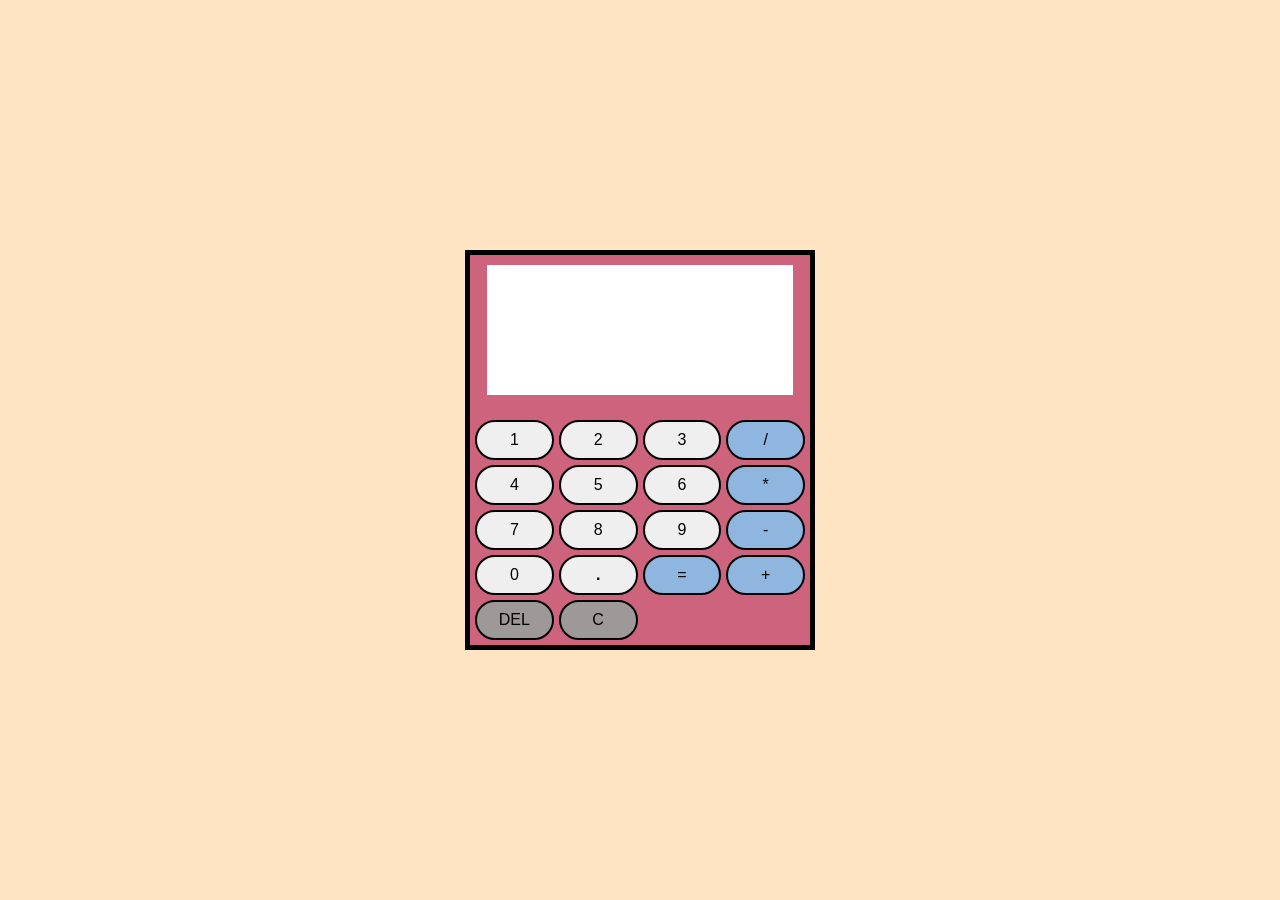
<file: Calculator/index.html>
<!DOCTYPE html>
<html lang="en">
<head>
    <meta charset="UTF-8">
    <meta name="viewport" content="width=device-width, initial-scale=1.0">
    <meta name="description" content="This is a simple calculator">

    <title> Calculator </title>
    <link rel="stylesheet" href="style.css">
</head>
<body>
    <div class="container">
        <div class="display" id="display"></div>

        <div class="button-container">
            <button class="button"> 1 </button>
            <button class="button"> 2 </button>
            <button class="button"> 3 </button>
            <button class="button button-special"> / </button>
            <button class="button"> 4 </button>
            <button class="button"> 5 </button>
            <button class="button"> 6 </button>
            <button class="button button-special"> * </button>
            <button class="button"> 7 </button>
            <button class="button"> 8 </button>
            <button class="button"> 9 </button>
            <button class="button button-special"> - </button>
            <button class="button" > 0 </button>
            <button class="button" style="font-weight: bold;"> . </button>
            <button class="button button-special"> = </button>
            <button class="button button-special"> + </button>
            <button class="button button-delete"> DEL </button>
            <button class="button button-delete"> C </button>
        </div>
    </div>

    <script src="script.js"></script>
</body>
</html>
</file>
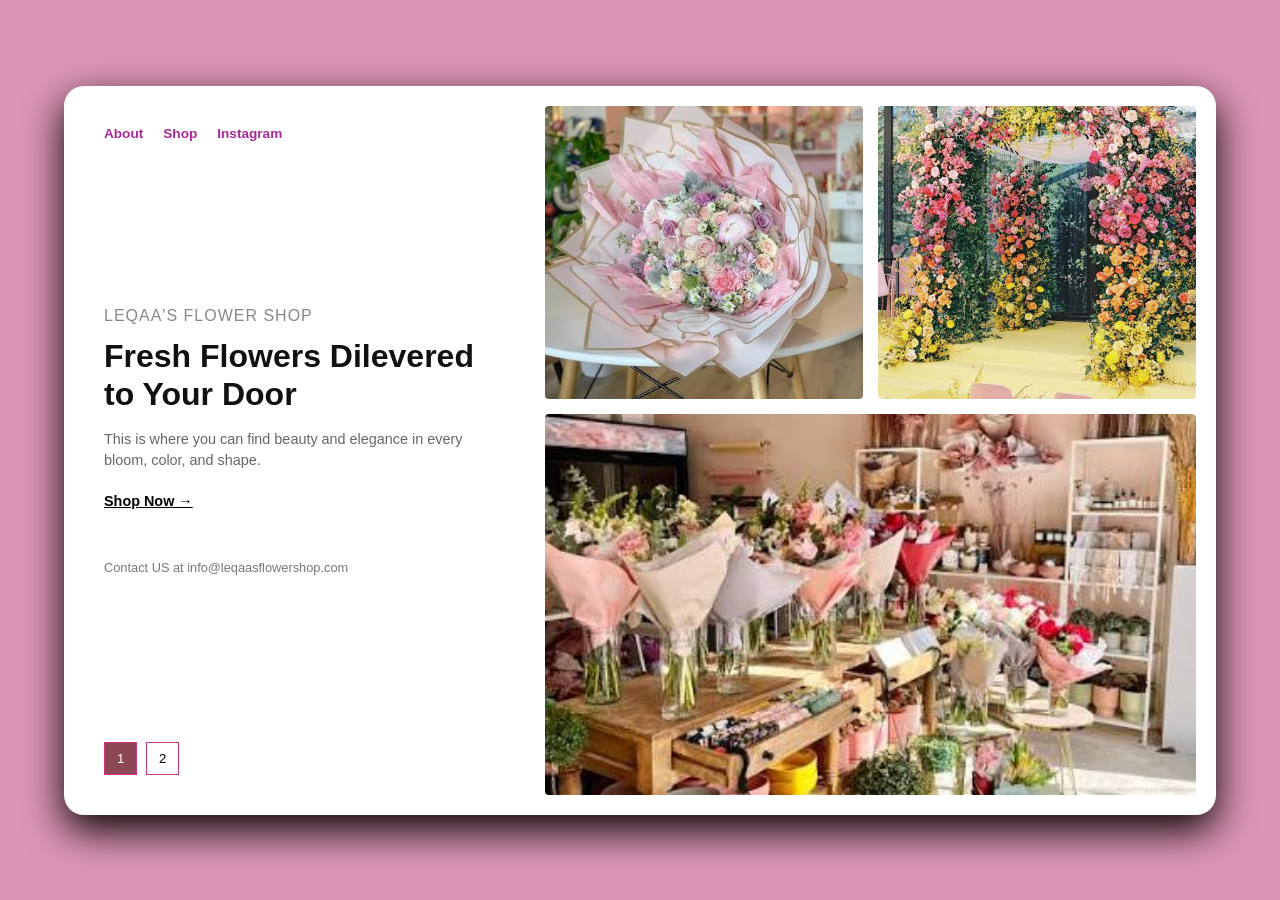
<file: MinimalWebsite/index.html>
<!DOCTYPE html>
<html lang="en">

<head>
    <meta charset="UTF-8">
    <!--The Name Pair: The name attribute states the topic (e.g., viewport, description, keywords)
    .The Content Value: The content attribute states the value or specific rule for that topic-->
    <meta name="viewport" content="width=device-width, initial-scale=1.0"> 
    <!-- makes the website responsive on mobile phones and tablets.
    width=device-width: Matches the page width to the screen size of the device in CSS pixels.
    initial-scale=1.0: Sets the starting zoom level to 100% when the page first loads.-->
    <meta name="description" content="A beautiful flower field">
    <title>Leqaa's Flower Shop</title>
    <style>
        /* The asterisk: universal selector that targets all elements on the page. */
        * { 
            margin: 0; /*Margin creates space outside of an element. This sets all external spacing to zero*/
            padding: 0; /*Padding creates space inside of an element. This sets all internal spacing to zero*/
            box-sizing: border-box; /*This changes the box model so that the width and height of an element includes its padding and border, making it easier to size elements consistently.*/
            font-family: Arial, Helvetica, sans-serif; /* Sets the default font for the entire page to Arial, with Helvetica and sans-serif as fallbacks. */
        }

        body {
            background-color: rgb(221, 149, 181); /* Sets the background color of the entire page to a light pink shade. */
            display: flex; /* Enables Flexbox layout for the body, allowing for flexible alignment of child elements. */
            /*If you remove this or change it to display: block; (the default), the alignment tools below it (justify-content and align-items) will stop working entirely, and your content will snap back to the top-left corner*/
            justify-content: center; /* Centers the container horizontally within the body. 
            If you change this to justify-content: flex-start;, your content moves to the left edge. If you change it to justify-content: flex-end;, it moves to the right edge.*/
            align-items: center; /* Centers the container vertically within the body.*/
            min-height: 100vh; /* Ensures the body takes up at least the full height of the viewport, allowing vertical centering to work correctly.
            vh: viewport */
        }

        .container {
            width: 90vw;
            /* vw stands for "viewport width." Makes it take up 90% of the screen width */
            max-width: 1200px;
            /* Stops it from becoming overwhelmingly wide on huge monitors */
            height: 81vh;
            /* Takes up 80% of the screen height */
            min-height: 550px;
            /* Ensures it doesn't get squished vertically on small screens */
            background-color: #ffffff; /* Sets the background color of the container to white. */
            display: flex; /*flexbox places its children side-by-side in a row. This is the standard setup for a "split-screen" layout (like an image on the left, and a login form on the right). 
            If you remove this, any elements inside this container will stack vertically (top to bottom) instead of sitting side-by-side.*/
            box-shadow: 0px 15px 40px rgba(0, 0, 0, 100); /* Adds a subtle shadow below the container for a lifted effect. 0 means the shadow will not move left or right.The shadow is 15px down, 40px blur, and has a 10% (0.1)light opacity. */
            border-radius: 20px; /* Rounds the corners of the container by 12 pixels. */
            overflow: hidden; /* Ensures that any child elements that exceed the container's boundaries are clipped and not visible. */
        }

        .left {
            width: 40%; /* Takes up 40% of the container's width */
            padding: 40px; /* Adds 40px of padding on all sides inside the left section */
            display: flex; /* Enables Flexbox layout for the left section */
            flex-direction: column;  /* By default, Flexbox aligns items horizontally in a row (side-by-side). This line flips the axis vertically. 
            Now, everything inside the left column will stack on top of each other like a standard list or paragraph stack*/
            justify-content: space-between;/*. It pushes the first item to the very top, the last item to the very bottom, and distributes any remaining empty space evenly between the items in the middle.*/
        }

        .navbar { /*The container*/
            /*In HTML, tags like <a>, <span>, <strong>, and <em> are born as "inline" elements. 
                They only take up exactly as much width as the letters inside them require. 
                They refuse to start on a new line or push other elements away vertically*/
            display: flex; /* Arranges all the navigation links horizontally side-by-side in a single row.*/
            gap: 20px; /* Adds 20px of space between each navigation link. */
        }

        .navbar a { /*The individual links inside the navbar*/
            text-decoration: none; /*Removes the default, old-fashioned underline that browsers automatically slap onto all HTML hyperlinks (<a> tags).*/
            color: #a72998;
            font-size: 0.85rem; /* Sets the font size of the navigation links to 0.85 times the root element's font size (usually 16px). */
            font-weight: 600; /* Makes the navigation links slightly bolder than normal text. */
        }

        .navbar a:hover { /*The interaction*/
            color: #000; /* Changes the link color to black when the user hovers their mouse over it. */
        }

        .hero-text .tagline {
            display: block; /* Makes the tagline a block-level element, ensuring it takes up the full width and starts on a new line. */
            font-size: 1rem; /* Sets the font size of the tagline to 1 times the root element's font size (usually 16px). */
            text-transform: uppercase; /* Converts all letters in the tagline to uppercase. */
            letter-spacing: 1px; /* Adds 1px of space between each letter in the tagline for better readability and style. */
            color: #888; /* Sets the color of the tagline text to a medium gray. */
            margin-bottom: 12px; /* Adds 12px of space below the tagline to separate it from the heading. */
        }

        .hero-text h1 {
            font-size: 2rem; /* Sets the font size of the main heading to 2 times the root element's font size (usually 32px). */
            line-height: 1.2; /*: Sets the vertical spacing between lines of text within the heading if it wraps to a second line. A value of 1.2 keeps large headings tightly and neatly bound together.*/
            color: #111;
            margin-bottom: 15px; /* Adds 15px of space below the heading to separate it from the paragraph text. */
        }

        .hero-text p {
            font-size: 0.9rem;
            color: #666;
            line-height: 1.5;
            margin-bottom: 20px;
        }

        .hero-text .shop-btn {
            display: inline-block;/* Makes the button behave like a block-level element but only takes up as much width as its content. */
            color: #000; 
            font-weight: bold;
            text-decoration: underline;
            font-size: 0.9rem;
        }

        .hero-text .shop-btn:hover {
            text-decoration: none; /* Removes the underline when hovered */
            color: #666;           /* Fades the text slightly to a dark gray */
        }

        .contact-info {
            margin-top: auto; /* This is a brilliant Flexbox trick. Because the parent element (.left) uses display: flex and flex-direction: column,
             setting margin-top: auto tells the browser to calculate all remaining empty space inside that column and dump it directly above this element. 
            This forces the contact info to stay pinned to the absolute bottom of the container, no matter how short or long the text above it is*/
            font-size: 0.8rem;
            color: #777;
            padding-top: 50px; /* Adds a little space above it */
        }

        .pagination button {
            border: 1px solid #d33577; /*Outlines each button with a thin, light-gray line. This defines the shape of the button against the background.*/
            background: transparent;
            padding: 8px 12px; /* Adds an internal space of 8 pixels at the top/bottom and 12 pixels on the left/right. 
            This enlarges the clickable area of the button so it is easy to tap.*/
            cursor: pointer; /*Changes the user's mouse cursor from a standard arrow into a pointing hand icon when they hover over the button.*/
            margin-right: 4px; /* Adds a small space between each button so they don't touch each other. */
        }

        .pagination button.active {
            background-color: #8d4656; /* Changes the background color of the active button to a dark pink shade. */
            color: #fff; /* Changes the text color of the active button to white for better contrast against the dark background. */
            border-color: #d33577; /* Keeps the border color of the active button the same as the other buttons for consistency. */
        }

        .right {
            width: 60%;
            padding: 20px; /* Adds 20px of padding on all sides inside the right section */
            height: 100%; /*Forces the grid container to match the exact height of the parent card.*/
            /* Keeps the grid inside the container height */
            display: grid; /*Activates the CSS Grid layout engine on this element, enabling the creation of strict rows and columns.*/
            grid-template-columns: 1fr 1fr; /*Creates two columns of equal width. 1fr means "1 fraction of the available space." [1, 2]
            If you change this to 1fr 2fr;, the right column will be twice as wide as the left column.*/
            grid-template-rows: 1fr 1.3fr;
            gap: 15px;
        }

        .right img {
            width: 100%; /*Forces every image to stretch and completely fill its designated grid cell.*/
            height: 100%;
            object-fit: cover;/*This is a crucial image safeguard. It tells the browser to crop the image to fit its grid cell perfectly without squishing or stretching the picture horizontally or vertically. It acts like a background image set to cover.*/
            border-radius: 4px;
            min-height: 0; 
            /*This is a CSS Grid bug fix. By default, grid items refuse to shrink smaller than their content. 
            Images have an inherent "natural" size that can override grid rows. Setting min-height: 0 forces the images to listen to the grid-template-rows rules instead of breaking out.
            Changing the value: If you remove this, large images might expand the bottom row and ruin your height: 100%; card layout.*/
        }

        .img3 {
            grid-column: span 2; /* Makes the third image stretch across both columns, creating a larger visual impact. */
        }
    </style>
</head>

<body>

    <div class="container">

        <div class="left">

            <nav class="navbar">
                <a href="#">About</a>
                <a href="#">Shop</a>
                <a href="#">Instagram</a>
            </nav>

            <div class="hero-text">
                <span class="tagline"> Leqaa's Flower Shop </span>
                <h1> Fresh Flowers Dilevered to Your Door</h1>
                <p> This is where you can find beauty and elegance in every bloom, color, and shape.</p>
                <a href="#" class="shop-btn"> Shop Now &rarr;</a>
                <footer class="contact-info">Contact US at info@leqaasflowershop.com</footer>
            </div>

            <div class="pagination">
                <button class="active">1</button>
                <button>2</button>
            </div>
        </div>

        <div class="right">
            <img src="Images1/FlowerBouqet.jpg" alt="One of our flower bouqets" class="img1">
            <img src="Images1/FlowerDecoration.jpg" alt="We offer flower decorations" class="img2">
            <img src="Images1/FlowerShop.jpg" alt="This is our Flower Shop" class="img3">
        </div>
    </div>

</body>

</html>
</file>
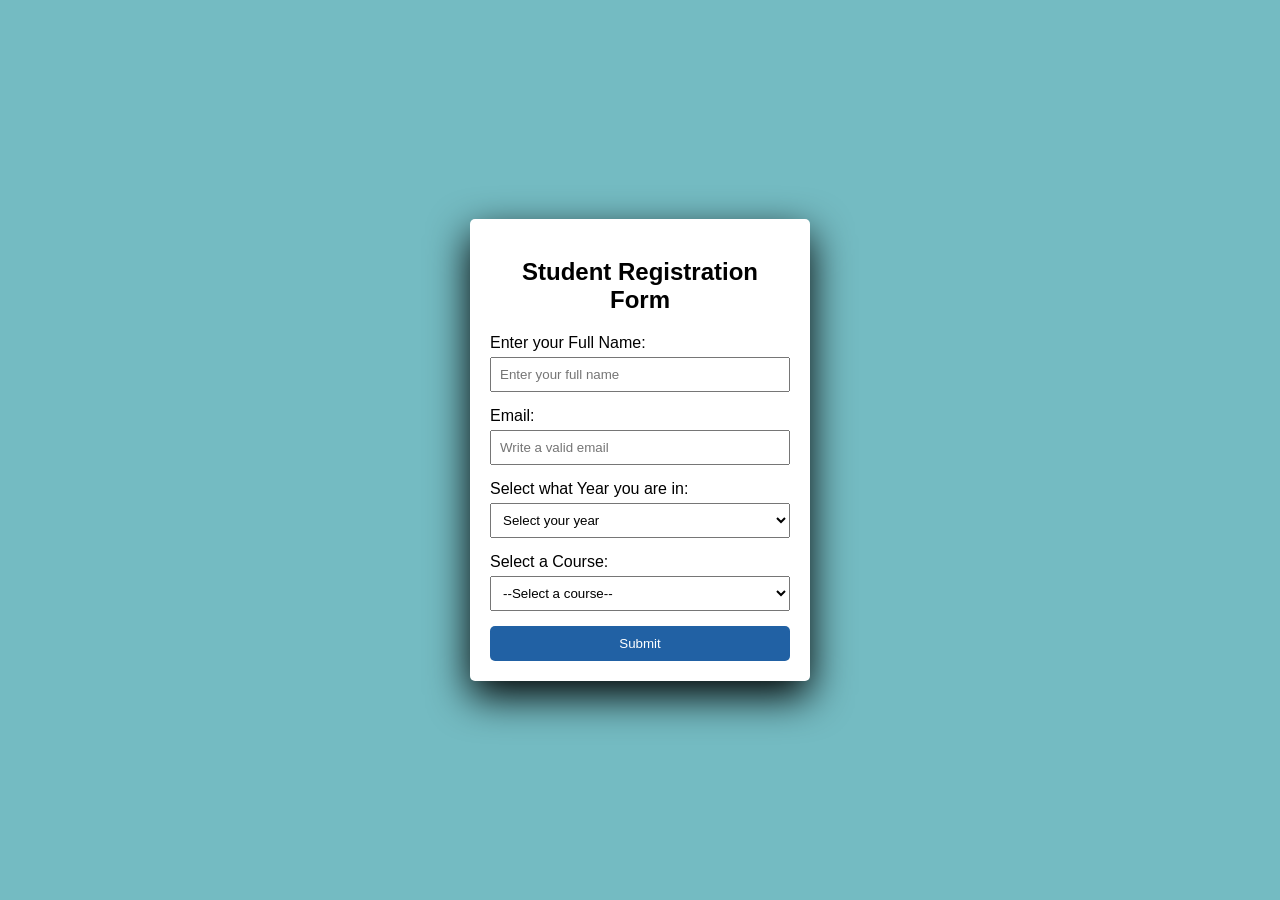
<file: StudentForm/index.html>
<!DOCTYPE html>
<html lang="en">

<head>
    <meta charset="UTF-8">
    <meta name="viewport" content="width=device-width, initial-scale=1.0">
    <title>Student Registration Form</title>
</head>

<style>

    body {
        font-family: Arial, sans-serif;
        background-color: #74bbc2;
        margin: 0;
        padding: 0;
        display: flex;
        justify-content: center;
        align-items: center;
        height: 100vh;
    }

    .container {
        background-color: #fff;
        padding: 20px;
        border-radius: 5px;
        box-shadow: 0 15px 40px rgba(0, 0, 0, 100);
        width: 300px;
    }

    h2 {
        text-align: center;
        margin-bottom: 20px;
    }

    .group {
        margin-bottom: 15px;
    }

    .group select {
        width: 100%;
        padding: 8px;
        box-sizing: border-box;
    }

    label {
        display: block;
        margin-bottom: 5px;
    }

    input {
        width: 100%;
        padding: 8px;
        box-sizing: border-box;
    }

    button {
        width: 100%;
        padding: 10px;
        background-color: #2161a4;
        color: white;
        border: none;
        border-radius: 5px;
        cursor: pointer;
    }

    button:hover {
        background-color: #7196bf;
    }
</style>

<body>
    <div class="container">
        <h2>Student Registration Form</h2>
        <form id="registrationForm">

            <div class="group">
                <label for="fullName">Enter your Full Name:</label>
                <input type="text" id="fullName" placeholder="Enter your full name" name="fullName" required>
            </div>

            <div class="group">
                <label for="email">Email:</label>
                <input type="email" id="email" name="email" placeholder="Write a valid email" required>
            </div>

            <div class="group">
                <label for="Year">Select what Year you are in:</label>
                <select id="Year" name="Year" required>
                    <option value="">Select your year</option>
                    <option value="firstYear">Freshmen</option>
                    <option value="secondYear">Sophomore</option>
                    <option value="thirdYear">Junior</option>
                    <option value="fourthYear">Senior</option>
                </select>

            </div>

            <div class="group">
                <label for="course">Select a Course:</label>
                <select id="course" name="course" required>
                    <option value="">--Select a course--</option>
                    <option value="computerScience">Computer Science</option>
                    <option value="mathematics">Mathematics</option>
                    <option value="physics">Physics</option>
                    <option value="chemistry">Chemistry</option>
                </select>
            </div>

            <button type="button" onclick="submitForm()">Submit</button>
        </form>
    </div>
</body>

<script>
    function submitForm() {
        const fullName = document.getElementById('fullName').value;
        const email = document.getElementById('email').value;
        const year = document.getElementById('Year').value;
        const course = document.getElementById('course').value;
        if (fullName && email && year && course) {
            alert(`Form submitted successfully!\nFull Name: ${fullName}\nEmail: ${email}\nYear: ${year}\nCourse: ${course}`);
            document.getElementById('registrationForm').reset();
        } else {
            alert('Please fill in all required fields.');
        }
    }
</script>

</html>
</file>
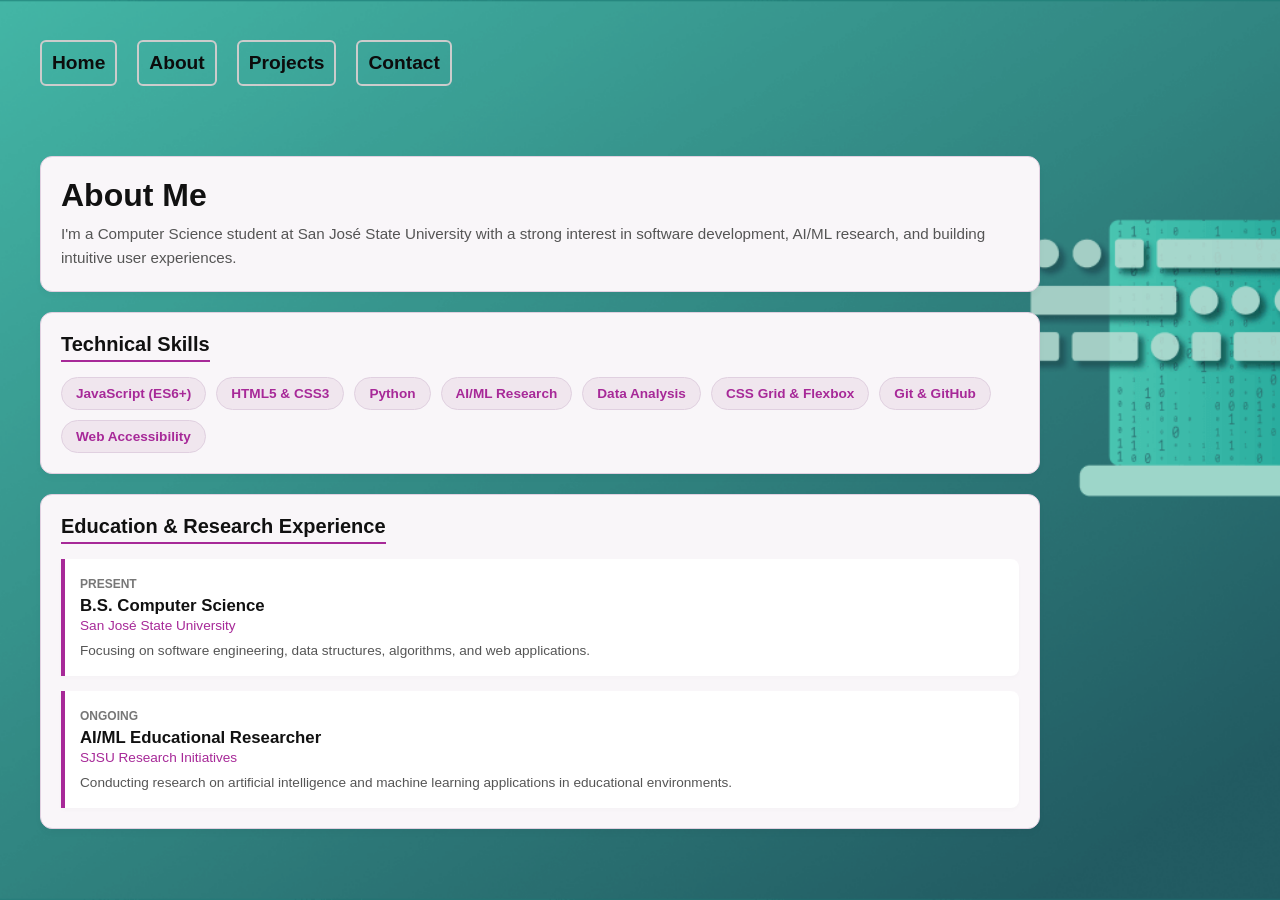
<file: MultiPage/About.html>
<!DOCTYPE html>
<html lang="en">

<head>
    <meta charset="UTF-8">
    <meta name="viewport" content="width=device-width, initial-scale=1.0">
    <meta name="description" content="About Leqaa - Computer Science Student & Developer">
    <link rel="stylesheet" href="style.css">
    <title>About Me | Developer Portfolio</title>
</head>

<body>

    <div class="container single-column-container">

        <nav class="navbar" id="nav"></nav>

        <div class="card-box about-header">
            <h1>About Me</h1>
            <p>I'm a Computer Science student at San José State University with a strong interest in software development, AI/ML research, and building intuitive user experiences.</p>
        </div>

        <div class="card-box about-section">
            <h2>Technical Skills</h2>
            <div id="skills-list" class="skills-grid"></div>
        </div>

        <div class="card-box about-section">
            <h2>Education & Research Experience</h2>
            <div id="timeline-list"></div>
        </div>

        
    </div>

    <script src="script.js"></script>
</body>

</html>
</file>
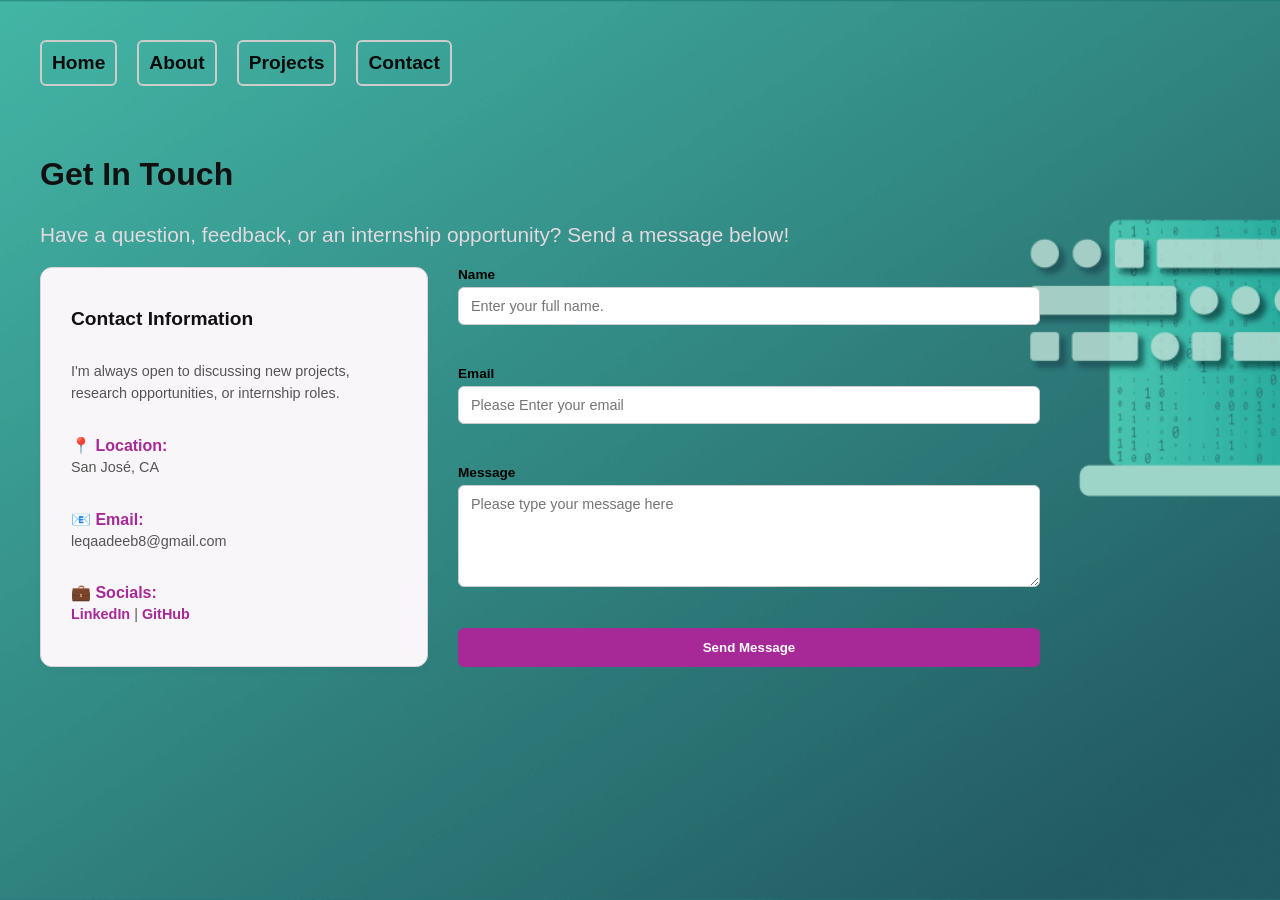
<file: MultiPage/contact.html>
<!DOCTYPE html>
<html lang = "en">

<head>
    <meta charset = "UTF-8">
    <meta name = "viewport" content = "width=device-width, initial-scale=1.0">
    <meta name = "description" content = "Contact Leqaa - Developer Portfolio">
    <title>Contact Me</title>
    <link rel="stylesheet" href="style.css"> 
</head>
<body>
    <div class="container single-column-container">

        <nav class="navbar" id="nav"></nav>

        <div class="contact-header">
            <h1>Get In Touch</h1>
            <p>Have a question, feedback, or an internship opportunity? Send a message below!</p>
        </div>

        <div class="contact-wrapper">
        
        <div class="contact-info card-box">
            <h3>Contact Information</h3>
            <p>I'm always open to discussing new projects, research opportunities, or internship roles.</p>
            
            <div class="info-item">
                <strong>📍 Location:</strong>
                <p>San José, CA</p>
            </div>
            
            <div class="info-item">
                <strong>📧 Email:</strong>
                <p>leqaadeeb8@gmail.com</p>
            </div>

            <div class="info-item">
                <strong>💼 Socials:</strong>
                <p><a href="https://www.linkedin.com/in/leqaa-deeb/" target="_blank">LinkedIn</a> | <a href="https://github.com/leqaadeeb" target="">GitHub</a></p>
            </div>
        </div>

        <form id="contact-form">
            <div class="form-group">
                <label for ="name">Name</label>
                <input id="name" placeholder="Enter your full name." type="text">
            </div>

            <div class="form-group">
                <label for = "email">Email</label>
                <input id="email" placeholder="Please Enter your email"  type="email">
            </div>

            <div class="form-group">
                <label for = "message">Message</label>
                <textarea name="message" id="message" cols="20" rows="5" placeholder="Please type your message here"></textarea>
            </div>

            <button type="submit" id="submit-btn"> Send Message </button>
        </form>

        <div id="form-feedback"></div>
        <script src="script.js"></script>
    </div>
        
    </div>
</body>
</html>
</file>
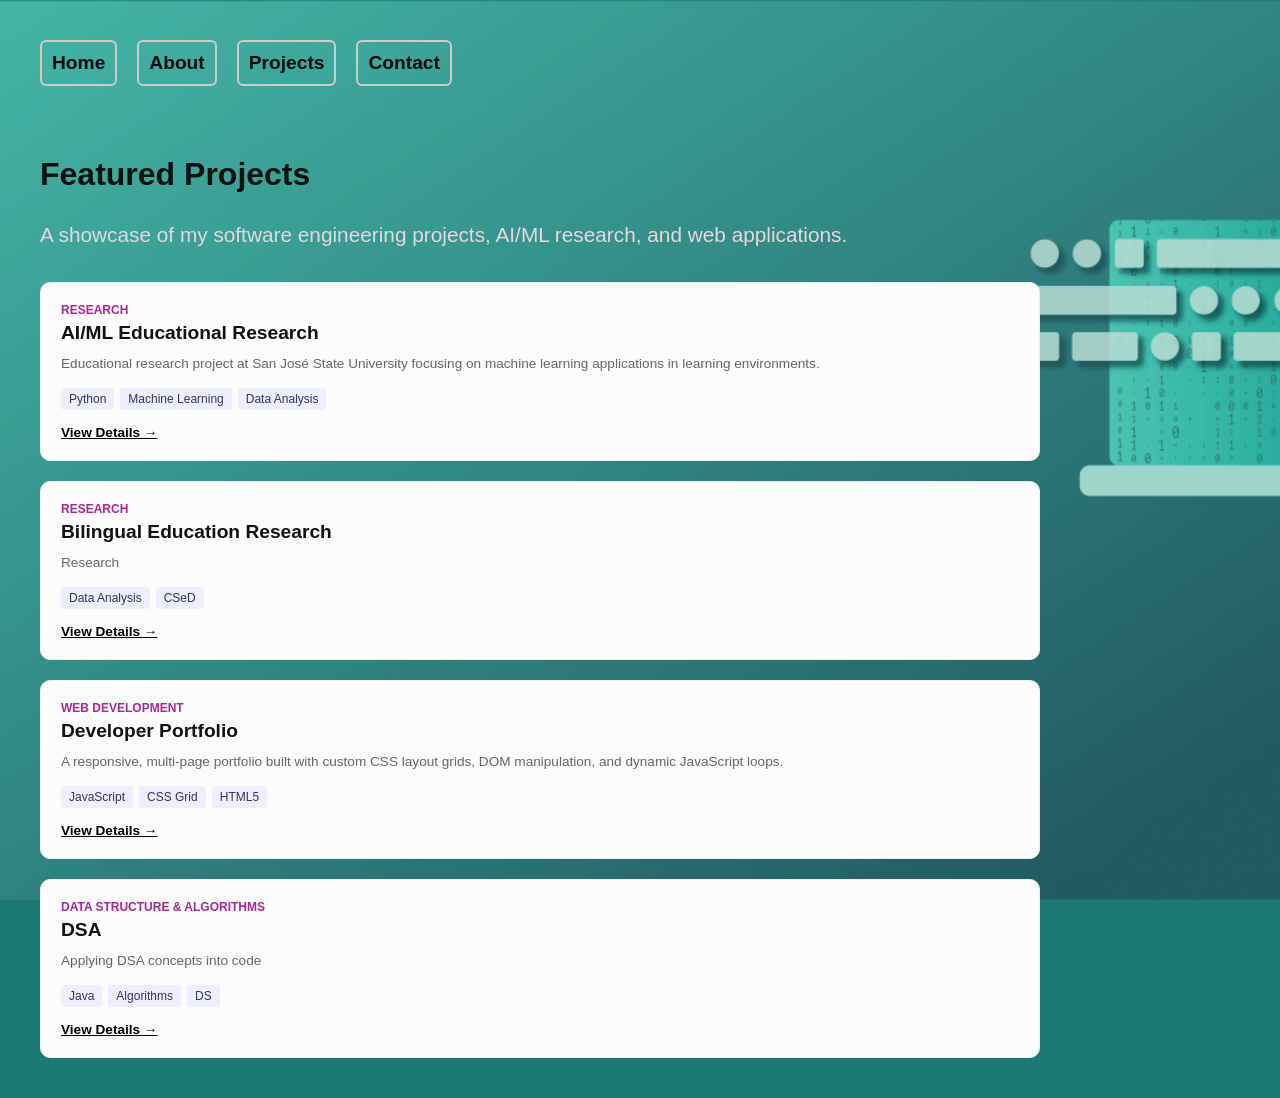
<file: MultiPage/projects.html>
<!DOCTYPE html>
<html lang="en">
<head>
    <meta charset="UTF-8">
    <meta name="viewport" content="width=device-width, initial-scale=1.0">
    <meta name="description" content="Projects by Leqaa - Developer Portfolio">
    
    
    <title>Projects</title>

    <link rel="stylesheet" href="style.css">
</head>
<body>
    <div class = "container single-column-container">
        
        <nav class = "navbar" id="nav"></nav>
        <div class="contact-header">

            <h1> Featured Projects</h1>
            <p>A showcase of my software engineering projects, AI/ML research, and web applications.</p>
        </div>

        <div id="all-projects-grid"></div>

        
    </div>

    <script src="script.js"></script>
</body>
</html>
</file>
<file: Calculator/style.css>
*{
    margin: 0;
    padding: 0;
    box-sizing: border-box;
}

body {
    display: flex;
    justify-content: center;
    align-items: center;
    height: 100vh;
    background-color: bisque;
}

.container {
    width: 40%;
    max-width: 350px;
    min-width: 250px;
    background-color: rgb(206, 99, 126);
    border: 5px solid black;
}

.display {
    display: flex;
    justify-content: flex-end;
    align-items: end;
    width: 90%; 
    height: 130px;
    background-color: white;
    margin: 10px auto;
    margin-bottom: 20px;
    padding: 5px;
}

.button-container {
    display: grid;
    grid-template-columns: 1fr 1fr 1fr 1fr;
    gap: 5px;
    padding: 5px;
}

.button {
    height: 40px;
    border: 2px solid black;
    border-radius: 20px;
    font-size: 16px;
}

.button-special {
    background-color: rgb(143, 182, 222);
    height: 40px;
    border: 2px solid black;
    border-radius: 20px;
    font-size: 16px;
}

.button-delete {
    background-color: rgb(157, 153, 153);
    height: 40px;
    border: 2px solid black;
    border-radius: 20px;
    font-size: 16px;
}
.button:hover {
    background-color: rgb(198, 86, 163);
}
</file>
<file: MultiPage/style.css>
/* Universal Reset */
* {
    margin: 0;
    padding: 0;
    box-sizing: border-box;
    font-family: Arial, Helvetica, sans-serif;
}

/* 1. Force html and body to stretch completely */
html, body {
    margin: 0;
    padding: 0;
    width: 100%;
    min-height: 100vh;
    /* Apply background to the ENTIRE page root */
    background-color: #1b7a73; /* Fallback teal color */
    background-image: url('../MultiPage/Images1/Programming-Languages-and-Software-Engineering-page-header_1920x720_1.31.2024.png');
    background-repeat: no-repeat;
    background-size: cover;
    background-position: center top;
    background-attachment: fixed;
}

/* 2. Make .container transparent so body background shows through */
.container {
    width: 100%;
    min-height: 100vh;
    height: auto;
    background: transparent; /* Remove background-image from here */
    border-radius: 0;
    box-shadow: none;
}

.homepage-container {
    display: grid;
    grid-template-columns: 1fr 1fr 1fr;
    column-gap: 10px;
    align-items: center;
    
    min-height: 500px;
}

/* Reusable Card Box Styling */
.card-box {
    background-color: #f9f6f9;
    border: 1px solid #e0d0e0;
    border-radius: 12px;
    padding: 20px;
    box-shadow: 0 4px 6px rgba(0, 0, 0, 0.03);
}

/* Homepage Left Column */
.left {
    display: flex;
    flex-direction: column;
    justify-content: space-between;
    height: 100%;
    gap: 20px;
    min-height: 400px;
    align-items: center;
}

.Headline.card-box,
.hero-text.card-box {
    width: 100%;
    width: fit-content;
}

.headline h1 {
    font-size: 2.8rem;
    font-weight: 800;
}

.tagline {
    font-size: 0.85rem;
    font-weight: bold;
    color: #000;
    letter-spacing: 1px;
}

/* Call to Action Buttons */
.buttom {
    display: flex;
    justify-content: center;
    padding: 50px;
    flex-direction: column;
    margin-top: auto;
}

.cta-buttons {
    display: flex;
    padding: 40px;
    gap: 12px;
    margin-top: 15px;
}

.btn-primary {
    background-color: #a72998;
    color: #fff;
    padding: 10px 18px;
    border-radius: 6px;
    text-decoration: none;
    font-weight: bold;
    font-size: 1rem;
}

.btn-secondary {
    background-color: #a72998;
    color: #fff;
    padding: 10px 18px;
    border-radius: 6px;
    text-decoration: none;
    font-weight: bold;
    font-size: 1rem;
}

/* Homepage Middle Column */
.middle {
    display: flex;
    flex-direction: column;
    align-items: flex-start;
    text-align: center;
    gap: 20px;
}

.imgOfMe img {
    width: 250px;
    height: 250px;
    max-width: 100%;
    object-fit: cover;
    border-radius: 1%;
    border: 3px solid #a72998;
}

/* Homepage Right Column */
.right {
    padding-top: 40px;
}

.right p {
    font-size: 0.95rem;
    line-height: 1.6;
    color: #000;
}

.bio-highlights {
    display: flex;
    flex-direction: column;
    gap: 8px;
    margin-top: 15px;
    padding-top: 12px;
    border-top: 1px dashed #e0d0e0;
}

.middle p {
    font-size: 1.2rem;
}

.highlight-item {
    display: flex;
    align-items: center;
    gap: 8px;
    font-size: 1.5rem;
    color: #000;
}

/* Navigation Bar */
.navbar {
    grid-column: 1 / -1;
    display: flex;
    gap: 20px;
    padding-bottom: 50px;
}

.navbar a {
    text-decoration: none;
    color: #0c0c0c;
    font-size: 1.2rem;
    font-weight: 600;
    border: 2px solid #ccc;
    border-radius: 6px;
    padding:10px;
}

.navbar a:hover {
    color: #fcfbfb;
}

/* Single-Column Page Layout Override */
.single-column-container {
    display: flex;
    flex-direction: column;
    padding: 40px;
    justify-content: flex-start;
    gap: 20px;
    overflow-y: auto;
}

/* Contact Page Styles */
.contact-header h1 {
    display: flex;
    justify-content: flex-start;
    font-size: 2rem;
    color: #111;
    margin-bottom: 30px;
}

.contact-header p {
    display: flex;
    justify-content: flex-start;
    color: #e3d9df;
    font-size: 1.3rem;
}

.contact-wrapper {
    display: grid;
    grid-template-columns: 1fr 1.5fr;
    gap: 30px;
    width: 100%;
    max-width: 1000px;
    margin-left: 0;
    margin-right: auto;
    align-items: start;
}

.contact-info {
    display: flex;
    flex-direction: column;
    gap: 15px;
}

.contact-info h3 {
    font-size: 1.2rem;
    color: #111;
}

.contact-info p {
    font-size: 0.9rem;
    color: #555;
    line-height: 1.5;
}

.info-item strong {
    font-size: 1rem;
    color: #a72998;
}

.info-item p {
    margin-top: 2px;
}

.info-item a {
    color: #a72998;
    font-weight: bold;
    text-decoration: none;
}

#contact-form {
    display: flex;
    justify-content: center;
    align-self: center;
    flex-direction: column;
    gap: 15px;
    max-width: 600px;
    width: 100%;
}

/* Make both the Info Box and Form card taller */
.contact-info,
#contact-form {
    min-height: 400px;          /* 👈 Sets a consistent minimum tall height */
    justify-content: space-between; /* Spreads out content vertically */
}

/* Increase internal vertical spacing for the info box */
.contact-info {
    padding: 40px 30px;         /* Adds more room at top and bottom */
}

.form-group {
    display: flex;
    flex-direction: column;
    gap: 5px;
}

.form-group label {
    font-size: 0.85rem;
    font-weight: bold;
    color: #000;
}

.form-group input,
.form-group textarea {
    padding: 10px 12px;
    border: 1px solid #ccc;
    border-radius: 6px;
    font-size: 0.9rem;
}

#submit-btn {
    padding: 12px;
    background-color: #a72998;
    color: #fff;
    border: none;
    border-radius: 6px;
    font-weight: bold;
    cursor: pointer;
}

#submit-btn:hover {
    background-color: #8d4656;
}

/* Projects Grid Layout */
#all-projects-grid {
    display: flex;
    flex-direction: column;
    gap: 20px;
    margin-top: 15px;
}

.project-card {
    border: 1px solid #eee;
    border-radius: 10px;
    padding: 20px;
    background-color: #fcfcfc;
    display: flex;
    flex-direction: column;
    justify-content: space-between;
    width: 1000px;       /* Forces ALL three boxes to be the exact same width */
    max-width: 100%;
}

.project-category {
    font-size: 0.75rem;
    text-transform: uppercase;
    color: #a72998;
    font-weight: bold;
    margin-bottom: 5px;
}

.project-card h3 {
    font-size: 1.2rem;
    color: #111;
    margin-bottom: 10px;
}

.project-card p {
    font-size: 0.85rem;
    color: #666;
    line-height: 1.4;
    margin-bottom: 15px;
}

.tech-list {
    display: flex;
    flex-wrap: wrap;
    gap: 6px;
    margin-bottom: 15px;
}

.tech-badge {
    background-color: #eef;
    color: #336;
    font-size: 0.75rem;
    padding: 4px 8px;
    border-radius: 4px;
}

.project-link {
    color: #000;
    font-size: 0.85rem;
    font-weight: bold;
    text-decoration: underline;
}

.project-link:hover {
    color: #a72998;
}

.about-header,
.about-section {
    width: 1000px;       /* Forces ALL three boxes to be the exact same width */
    max-width: 100%;    /* Safety fallback so it shrinks gracefully on small mobile screens */
}

/* About Page Specific Styles */
.about-header h1 {
    font-size: 2rem;
    margin-bottom: 8px;
    color: #111;
}

.about-header p {
    font-size: 0.95rem;
    color: #555;
    line-height: 1.6;
    gap: 10px;
}

.about-section h2 {
    font-size: 1.25rem;
    color: #111;
    margin-bottom: 15px;
    border-bottom: 2px solid #a72998;
    display: inline-block;
    padding-bottom: 4px;
}

.skills-grid {
    display: flex;
    flex-wrap: wrap;
    gap: 10px;
}

.skill-tag {
    background-color: #f0e6ee;
    color: #a72998;
    font-weight: 600;
    padding: 8px 14px;
    border-radius: 20px;
    font-size: 0.85rem;
    border: 1px solid #e0d0e0;
}

#timeline-list {
    display: flex;
    flex-direction: column;
    gap: 15px;
}

.timeline-item {
    padding: 15px;
    border-left: 4px solid #a72998;
    background-color: #ffffff;
    border-radius: 0 8px 8px 0;
    box-shadow: 0 2px 4px rgba(0, 0, 0, 0.02);
}

.timeline-period {
    font-size: 0.75rem;
    color: #777;
    font-weight: bold;
    text-transform: uppercase;
}

.timeline-item h3 {
    font-size: 1.05rem;
    color: #111;
    margin: 4px 0 2px 0;
}

.timeline-item h4 {
    font-size: 0.85rem;
    color: #a72998;
    font-weight: normal;
    margin-bottom: 8px;
}

.timeline-item p {
    font-size: 0.85rem;
    color: #555;
    line-height: 1.5;
    margin: 0;
}

/* ===================================================
   RESPONSIVE LAYOUT & MEDIA QUERIES
   =================================================== */

img {
    max-width: 100%;
    height: auto;
}

/* Mobile & Small Screens (Up to 899px) */
@media screen and (max-width: 899px) {

    .container {
        width: 100%;
        height: auto;
        min-height: 100vh;
        padding: 20px 15px;
        overflow-y: auto;
        background-attachment: scroll; /* Prevents mobile bottom-white-space bug */
    }

    .homepage-container {
        display: flex;
        flex-direction: column;
        gap: 25px;
        padding: 20px;
        min-height: auto;
    }

    .left {
        min-height: auto;
        height: auto;
        gap: 15px;
    }

    .middle {
        gap: 10px;
    }

    .imgOfMe img {
        width: 150px;
        height: 150px;
    }

    .right {
        padding-top: 0;
    }

    .contact-wrapper {
        grid-template-columns: 1fr;
    }

    #contact-form {
        max-width: 100%;
    }

    .form-group input,
    .form-group textarea {
        width: 100%;
    }

    #all-projects-grid {
        display: flex;
        flex-direction: column;
        gap: 20px;
    }

    .about-header,
    .about-section {
        width: 100%;    /* Takes full width on mobile screens */
    }
}

/* Desktop Screens (900px and wider) */
@media screen and (min-width: 900px) {

    .homepage-container {
        display: grid;
        grid-template-columns: 1fr 1fr 1fr;
        gap: 30px;
        align-items: center;
        padding: 40px;
        min-height: 500px;
    }

    .left {
        display: flex;
        flex-direction: column;
        justify-content: space-between;
        height: 100%;
        min-height: 400px;
    }

    .imgOfMe img {
        width: 250px;
        height: 250px;
    }
}
</file>
